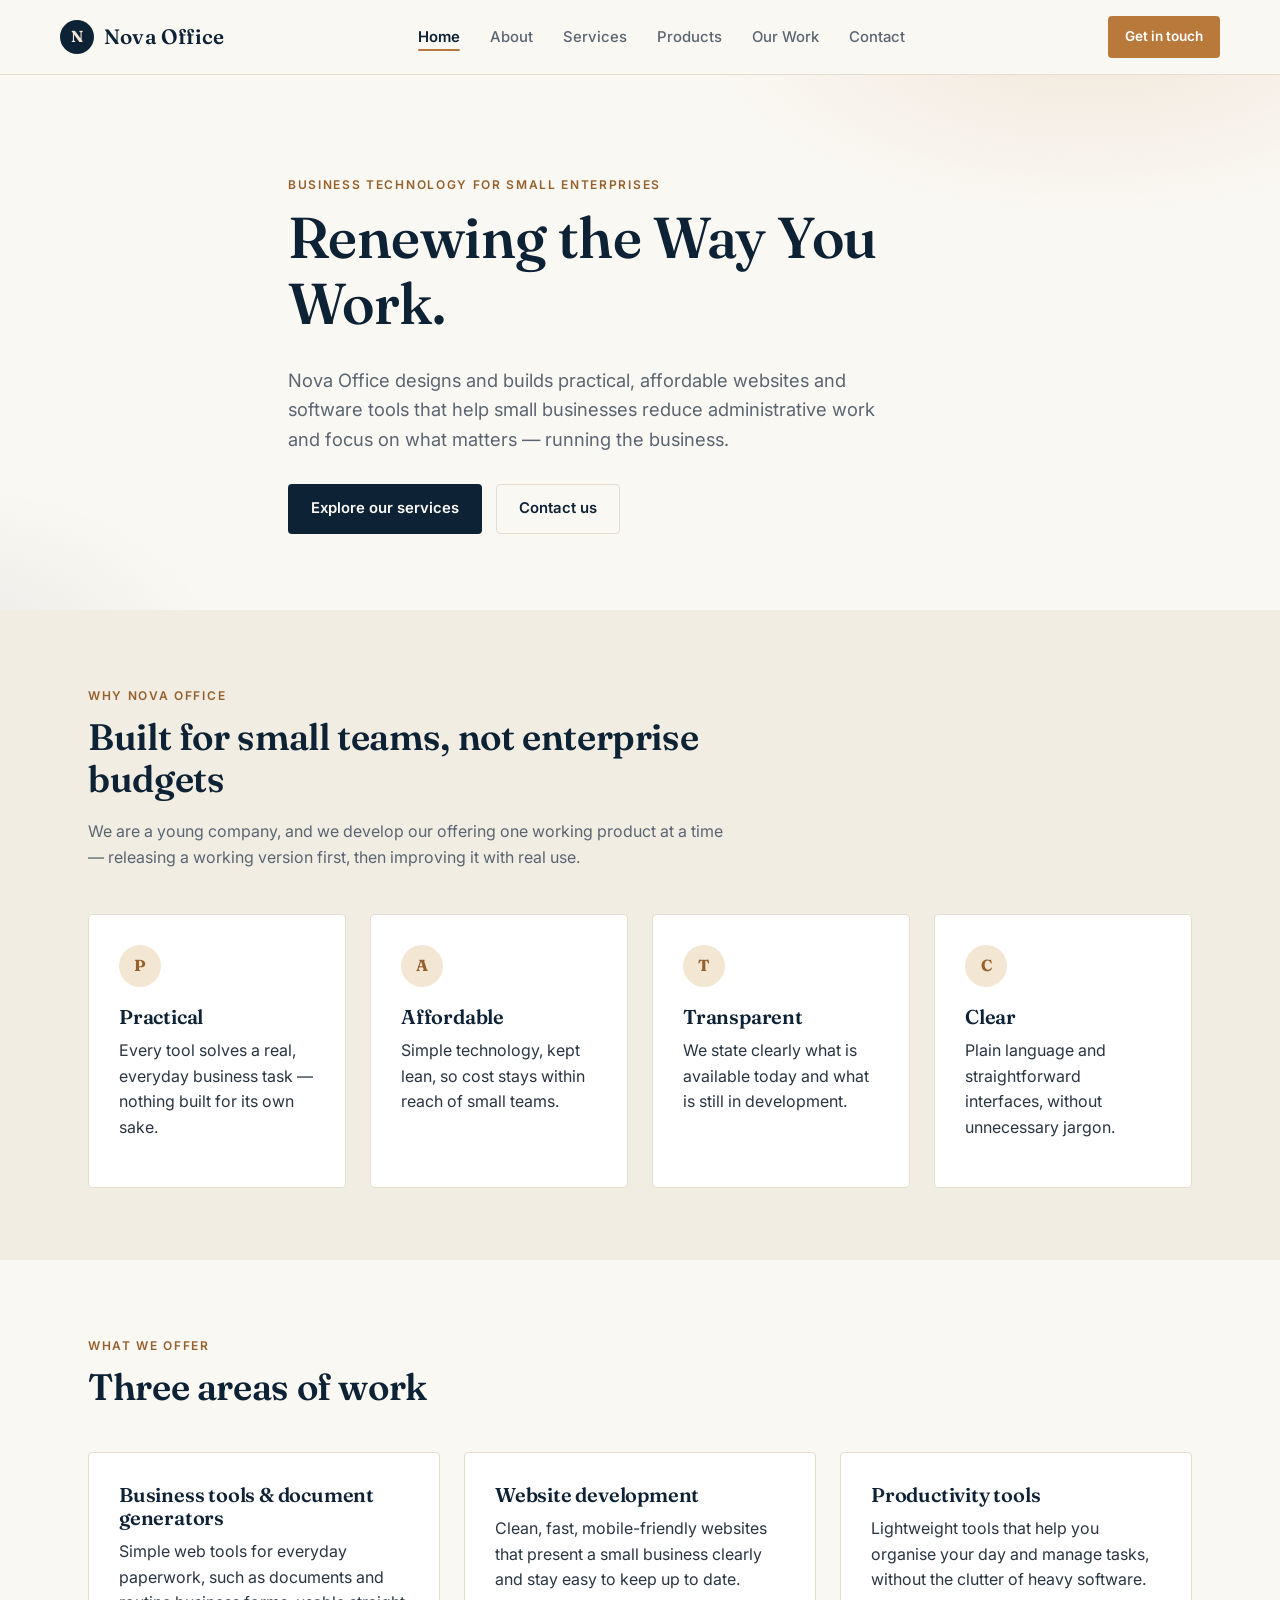
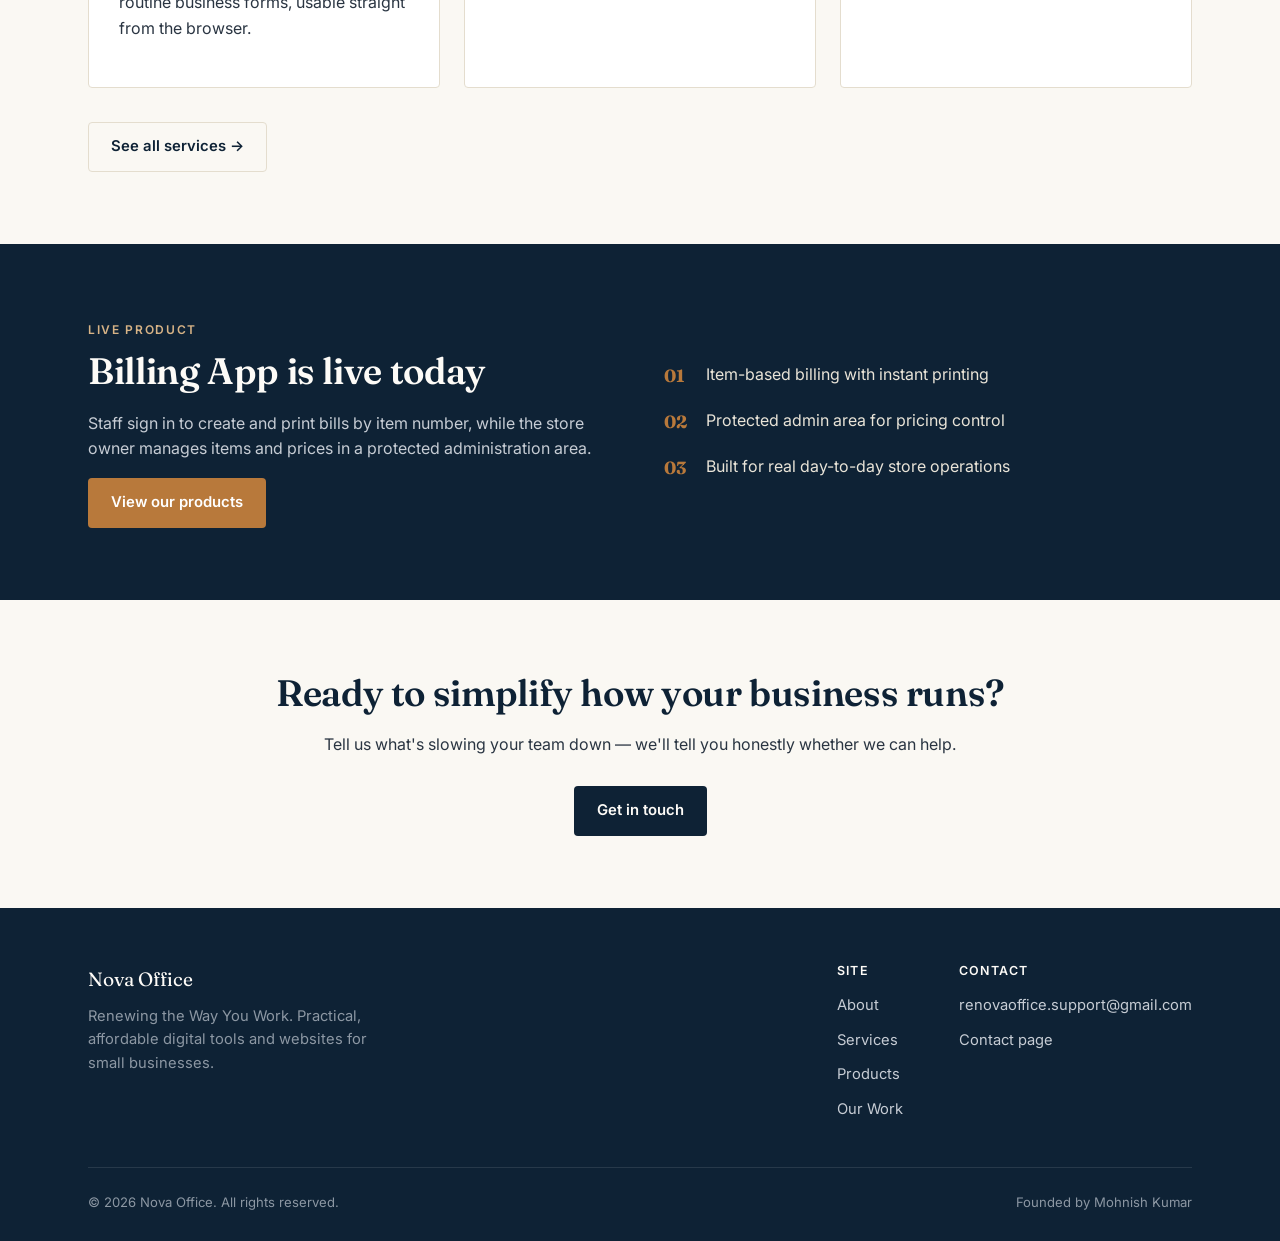
<file: index.html>
<!DOCTYPE html>
<html lang="en">
<head>
  <meta charset="UTF-8" />
  <meta name="viewport" content="width=device-width, initial-scale=1" />
  <title>Nova Office — Renewing the Way You Work</title>
  <meta name="description" content="Nova Office designs and builds practical, affordable websites and software tools that help small businesses reduce administrative work." />
  <link rel="canonical" href="https://rsmohnishkumar-design.github.io/Renova-office-/" />
  <meta name="theme-color" content="#0e2235" />

  <meta property="og:type" content="website" />
  <meta property="og:site_name" content="Nova Office" />
  <meta property="og:title" content="Nova Office — Renewing the Way You Work" />
  <meta property="og:description" content="Nova Office designs and builds practical, affordable websites and software tools that help small businesses reduce administrative work." />
  <meta property="og:url" content="https://rsmohnishkumar-design.github.io/Renova-office-/" />
  <meta name="twitter:card" content="summary" />
  <meta name="twitter:title" content="Nova Office — Renewing the Way You Work" />
  <meta name="twitter:description" content="Nova Office designs and builds practical, affordable websites and software tools that help small businesses reduce administrative work." />

  <link rel="preconnect" href="https://fonts.googleapis.com" />
  <link rel="preconnect" href="https://fonts.gstatic.com" crossorigin />
  <link href="https://fonts.googleapis.com/css2?family=Fraunces:wght@500;600;700&family=Inter:wght@400;500;600;700&display=swap" rel="stylesheet" />
  <link rel="stylesheet" href="css/styles.css" />
  <link rel="icon" href="data:image/svg+xml,%3Csvg xmlns='http://www.w3.org/2000/svg' viewBox='0 0 100 100'%3E%3Crect width='100' height='100' rx='20' fill='%230e2235'/%3E%3Ctext x='50' y='68' font-size='58' font-family='Georgia,serif' fill='%23f3e6d3' text-anchor='middle'%3EN%3C/text%3E%3C/svg%3E" />
  <script type="application/ld+json">
  {
    "@context": "https://schema.org",
    "@type": "Organization",
    "name": "Nova Office",
    "alternateName": "Renova Office",
    "url": "https://rsmohnishkumar-design.github.io/Renova-office-/",
    "description": "Nova Office designs and builds practical, affordable websites and software tools that help small businesses reduce administrative work.",
    "founder": {
      "@type": "Person",
      "name": "Mohnish Kumar"
    },
    "email": "renovaoffice.support@gmail.com"
  }
  </script>
</head>
<body>
  <a class="skip-link" href="#main">Skip to content</a>
  <header class="site-header">
    <div class="container nav">
      <a class="brand" href="index.html" aria-label="Nova Office home">
        <span class="mark">N</span>
        Nova Office
      </a>
      <nav aria-label="Primary">
        <ul class="nav-links">
          <li><a href="index.html" aria-current="page">Home</a></li>
          <li><a href="about.html">About</a></li>
          <li><a href="services.html">Services</a></li>
          <li><a href="products.html">Products</a></li>
          <li><a href="our-work.html">Our Work</a></li>
          <li><a href="contact.html">Contact</a></li>
        </ul>
      </nav>
      <div class="nav-cta">
        <a class="btn btn-accent btn-sm" href="contact.html">Get in touch</a>
      </div>
      <button class="nav-toggle" aria-label="Open menu" aria-expanded="false">
        <span></span>
      </button>
    </div>
  </header>
  <main id="main">
    <section class="hero">
      <div class="container hero-inner reveal">
        <span class="eyebrow">Business technology for small enterprises</span>
        <h1>Renewing the Way You Work.</h1>
        <p class="lede">Nova Office designs and builds practical, affordable websites and software tools that help small businesses reduce administrative work and focus on what matters&nbsp;&mdash; running the business.</p>
        <div class="hero-actions">
          <a class="btn btn-primary" href="services.html">Explore our services</a>
          <a class="btn btn-outline" href="contact.html">Contact us</a>
        </div>
      </div>
    </section>

    <section class="alt-bg">
      <div class="container">
        <div class="section-head reveal">
          <span class="eyebrow">Why Nova Office</span>
          <h2>Built for small teams, not enterprise budgets</h2>
          <p>We are a young company, and we develop our offering one working product at a time &mdash; releasing a working version first, then improving it with real use.</p>
        </div>
        <div class="grid grid-4">
          <div class="card reveal">
            <div class="icon">P</div>
            <h3>Practical</h3>
            <p>Every tool solves a real, everyday business task &mdash; nothing built for its own sake.</p>
          </div>
          <div class="card reveal">
            <div class="icon">A</div>
            <h3>Affordable</h3>
            <p>Simple technology, kept lean, so cost stays within reach of small teams.</p>
          </div>
          <div class="card reveal">
            <div class="icon">T</div>
            <h3>Transparent</h3>
            <p>We state clearly what is available today and what is still in development.</p>
          </div>
          <div class="card reveal">
            <div class="icon">C</div>
            <h3>Clear</h3>
            <p>Plain language and straightforward interfaces, without unnecessary jargon.</p>
          </div>
        </div>
      </div>
    </section>

    <section>
      <div class="container">
        <div class="section-head reveal">
          <span class="eyebrow">What we offer</span>
          <h2>Three areas of work</h2>
        </div>
        <div class="grid grid-3">
          <div class="card reveal">
            <h3>Business tools &amp; document generators</h3>
            <p>Simple web tools for everyday paperwork, such as documents and routine business forms, usable straight from the browser.</p>
          </div>
          <div class="card reveal">
            <h3>Website development</h3>
            <p>Clean, fast, mobile-friendly websites that present a small business clearly and stay easy to keep up to date.</p>
          </div>
          <div class="card reveal">
            <h3>Productivity tools</h3>
            <p>Lightweight tools that help you organise your day and manage tasks, without the clutter of heavy software.</p>
          </div>
        </div>
        <div class="reveal" style="margin-top: 34px;">
          <a class="btn btn-outline" href="services.html">See all services &rarr;</a>
        </div>
      </div>
    </section>

    <section class="ink-bg">
      <div class="container">
        <div class="grid grid-2" style="align-items: center; gap: 48px;">
          <div class="reveal">
            <span class="eyebrow" style="color:#d7b386;">Live product</span>
            <h2>Billing App is live today</h2>
            <p>Staff sign in to create and print bills by item number, while the store owner manages items and prices in a protected administration area.</p>
            <a class="btn btn-accent" href="products.html">View our products</a>
          </div>
          <div class="reveal">
            <ul class="value-list">
              <li><span class="num">01</span><span>Item-based billing with instant printing</span></li>
              <li><span class="num">02</span><span>Protected admin area for pricing control</span></li>
              <li><span class="num">03</span><span>Built for real day-to-day store operations</span></li>
            </ul>
          </div>
        </div>
      </div>
    </section>

    <section>
      <div class="container reveal" style="text-align:center;">
        <h2>Ready to simplify how your business runs?</h2>
        <p class="lede" style="margin: 0 auto 28px;">Tell us what's slowing your team down &mdash; we'll tell you honestly whether we can help.</p>
        <a class="btn btn-primary" href="contact.html">Get in touch</a>
      </div>
    </section>

  </main>
  <footer class="site-footer">
    <div class="container">
      <div class="footer-top">
        <div>
          <div class="footer-brand">Nova Office</div>
          <p class="footer-tag">Renewing the Way You Work. Practical, affordable digital tools and websites for small businesses.</p>
        </div>
        <div class="footer-cols">
          <div class="footer-col">
            <h4>Site</h4>
            <ul>
              <li><a href="about.html">About</a></li>
              <li><a href="services.html">Services</a></li>
              <li><a href="products.html">Products</a></li>
              <li><a href="our-work.html">Our Work</a></li>
            </ul>
          </div>
          <div class="footer-col">
            <h4>Contact</h4>
            <ul>
              <li><a href="mailto:renovaoffice.support@gmail.com">renovaoffice.support@gmail.com</a></li>
              <li><a href="contact.html">Contact page</a></li>
            </ul>
          </div>
        </div>
      </div>
      <div class="footer-bottom">
        <span>&copy; <span id="year">2026</span> Nova Office. All rights reserved.</span>
        <span>Founded by Mohnish Kumar</span>
      </div>
    </div>
  </footer>
  <script src="js/main.js"></script>
</body>
</html>
</file>
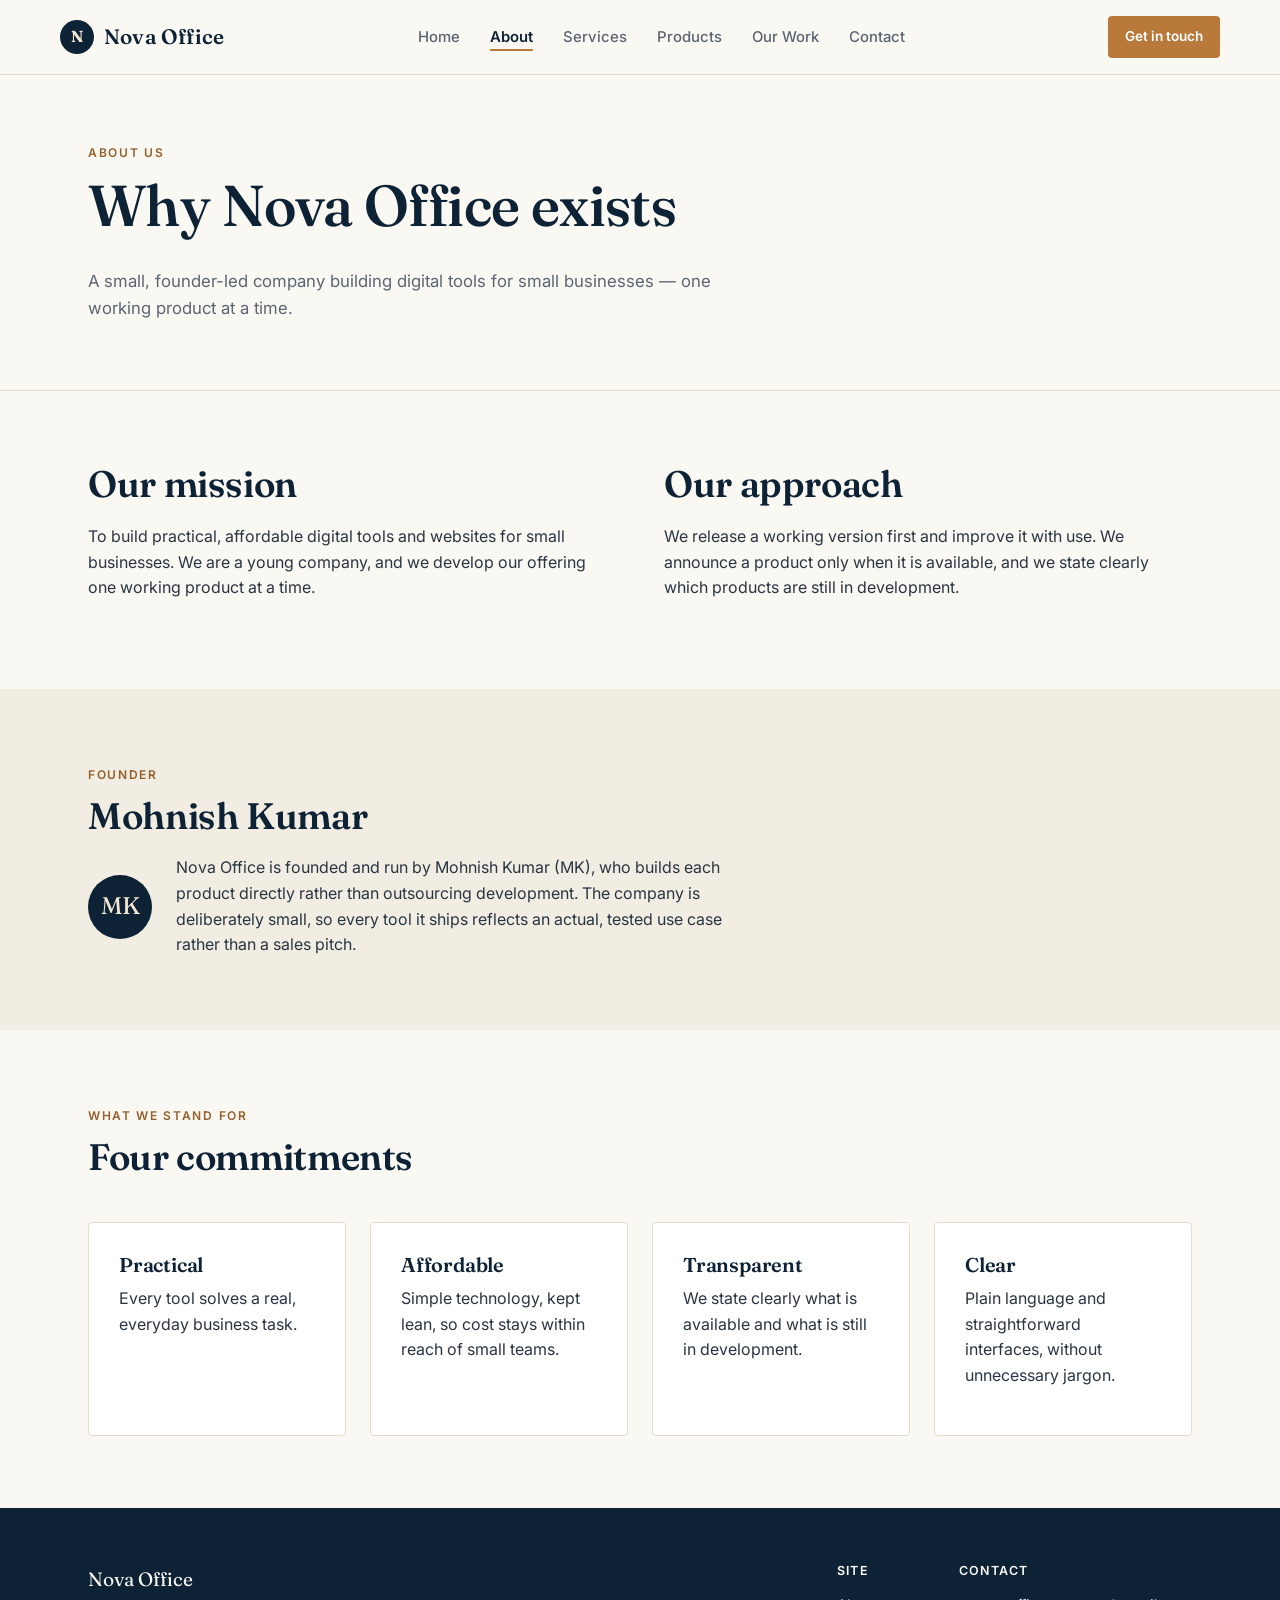
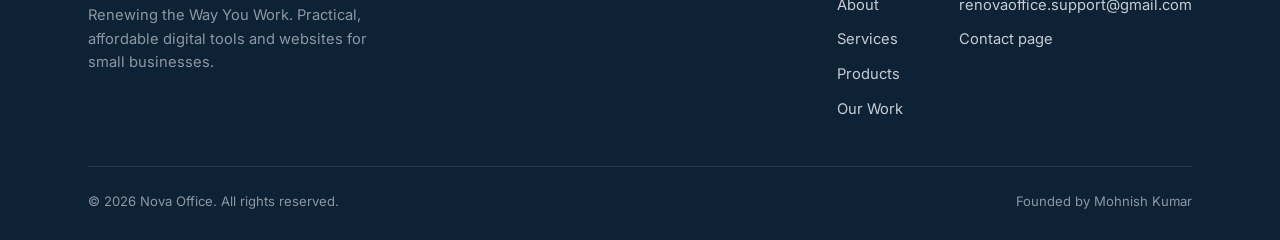
<file: about.html>
<!DOCTYPE html>
<html lang="en">
<head>
  <meta charset="UTF-8" />
  <meta name="viewport" content="width=device-width, initial-scale=1" />
  <title>About Us — Nova Office</title>
  <meta name="description" content="Nova Office is a small, founder-led company building practical, affordable digital tools for small businesses. Learn about our mission and founder Mohnish Kumar." />
  <link rel="canonical" href="https://rsmohnishkumar-design.github.io/Renova-office-/about.html" />
  <meta name="theme-color" content="#0e2235" />

  <meta property="og:type" content="website" />
  <meta property="og:site_name" content="Nova Office" />
  <meta property="og:title" content="About Us — Nova Office" />
  <meta property="og:description" content="Nova Office is a small, founder-led company building practical, affordable digital tools for small businesses. Learn about our mission and founder Mohnish Kumar." />
  <meta property="og:url" content="https://rsmohnishkumar-design.github.io/Renova-office-/about.html" />
  <meta name="twitter:card" content="summary" />
  <meta name="twitter:title" content="About Us — Nova Office" />
  <meta name="twitter:description" content="Nova Office is a small, founder-led company building practical, affordable digital tools for small businesses. Learn about our mission and founder Mohnish Kumar." />

  <link rel="preconnect" href="https://fonts.googleapis.com" />
  <link rel="preconnect" href="https://fonts.gstatic.com" crossorigin />
  <link href="https://fonts.googleapis.com/css2?family=Fraunces:wght@500;600;700&family=Inter:wght@400;500;600;700&display=swap" rel="stylesheet" />
  <link rel="stylesheet" href="css/styles.css" />
  <link rel="icon" href="data:image/svg+xml,%3Csvg xmlns='http://www.w3.org/2000/svg' viewBox='0 0 100 100'%3E%3Crect width='100' height='100' rx='20' fill='%230e2235'/%3E%3Ctext x='50' y='68' font-size='58' font-family='Georgia,serif' fill='%23f3e6d3' text-anchor='middle'%3EN%3C/text%3E%3C/svg%3E" />
  <script type="application/ld+json">
  {
    "@context": "https://schema.org",
    "@type": "Organization",
    "name": "Nova Office",
    "alternateName": "Renova Office",
    "url": "https://rsmohnishkumar-design.github.io/Renova-office-/",
    "description": "Nova Office designs and builds practical, affordable websites and software tools that help small businesses reduce administrative work.",
    "founder": {
      "@type": "Person",
      "name": "Mohnish Kumar"
    },
    "email": "renovaoffice.support@gmail.com"
  }
  </script>
</head>
<body>
  <a class="skip-link" href="#main">Skip to content</a>
  <header class="site-header">
    <div class="container nav">
      <a class="brand" href="index.html" aria-label="Nova Office home">
        <span class="mark">N</span>
        Nova Office
      </a>
      <nav aria-label="Primary">
        <ul class="nav-links">
          <li><a href="index.html">Home</a></li>
          <li><a href="about.html" aria-current="page">About</a></li>
          <li><a href="services.html">Services</a></li>
          <li><a href="products.html">Products</a></li>
          <li><a href="our-work.html">Our Work</a></li>
          <li><a href="contact.html">Contact</a></li>
        </ul>
      </nav>
      <div class="nav-cta">
        <a class="btn btn-accent btn-sm" href="contact.html">Get in touch</a>
      </div>
      <button class="nav-toggle" aria-label="Open menu" aria-expanded="false">
        <span></span>
      </button>
    </div>
  </header>
  <main id="main">
    <section class="page-hero">
      <div class="container reveal">
        <span class="eyebrow">About us</span>
        <h1>Why Nova Office exists</h1>
        <p class="lede">A small, founder-led company building digital tools for small businesses &mdash; one working product at a time.</p>
      </div>
    </section>

    <section>
      <div class="container">
        <div class="grid grid-2" style="gap: 48px;">
          <div class="reveal">
            <h2>Our mission</h2>
            <p>To build practical, affordable digital tools and websites for small businesses. We are a young company, and we develop our offering one working product at a time.</p>
          </div>
          <div class="reveal">
            <h2>Our approach</h2>
            <p>We release a working version first and improve it with use. We announce a product only when it is available, and we state clearly which products are still in development.</p>
          </div>
        </div>
      </div>
    </section>

    <section class="alt-bg">
      <div class="container reveal">
        <span class="eyebrow">Founder</span>
        <h2>Mohnish Kumar</h2>
        <div class="founder-row">
          <div class="founder-initial">MK</div>
          <p style="margin:0; max-width:560px;">Nova Office is founded and run by Mohnish Kumar (MK), who builds each product directly rather than outsourcing development. The company is deliberately small, so every tool it ships reflects an actual, tested use case rather than a sales pitch.</p>
        </div>
      </div>
    </section>

    <section>
      <div class="container">
        <div class="section-head reveal">
          <span class="eyebrow">What we stand for</span>
          <h2>Four commitments</h2>
        </div>
        <div class="grid grid-4">
          <div class="card reveal"><h3>Practical</h3><p>Every tool solves a real, everyday business task.</p></div>
          <div class="card reveal"><h3>Affordable</h3><p>Simple technology, kept lean, so cost stays within reach of small teams.</p></div>
          <div class="card reveal"><h3>Transparent</h3><p>We state clearly what is available and what is still in development.</p></div>
          <div class="card reveal"><h3>Clear</h3><p>Plain language and straightforward interfaces, without unnecessary jargon.</p></div>
        </div>
      </div>
    </section>

  </main>
  <footer class="site-footer">
    <div class="container">
      <div class="footer-top">
        <div>
          <div class="footer-brand">Nova Office</div>
          <p class="footer-tag">Renewing the Way You Work. Practical, affordable digital tools and websites for small businesses.</p>
        </div>
        <div class="footer-cols">
          <div class="footer-col">
            <h4>Site</h4>
            <ul>
              <li><a href="about.html">About</a></li>
              <li><a href="services.html">Services</a></li>
              <li><a href="products.html">Products</a></li>
              <li><a href="our-work.html">Our Work</a></li>
            </ul>
          </div>
          <div class="footer-col">
            <h4>Contact</h4>
            <ul>
              <li><a href="mailto:renovaoffice.support@gmail.com">renovaoffice.support@gmail.com</a></li>
              <li><a href="contact.html">Contact page</a></li>
            </ul>
          </div>
        </div>
      </div>
      <div class="footer-bottom">
        <span>&copy; <span id="year">2026</span> Nova Office. All rights reserved.</span>
        <span>Founded by Mohnish Kumar</span>
      </div>
    </div>
  </footer>
  <script src="js/main.js"></script>
</body>
</html>
</file>
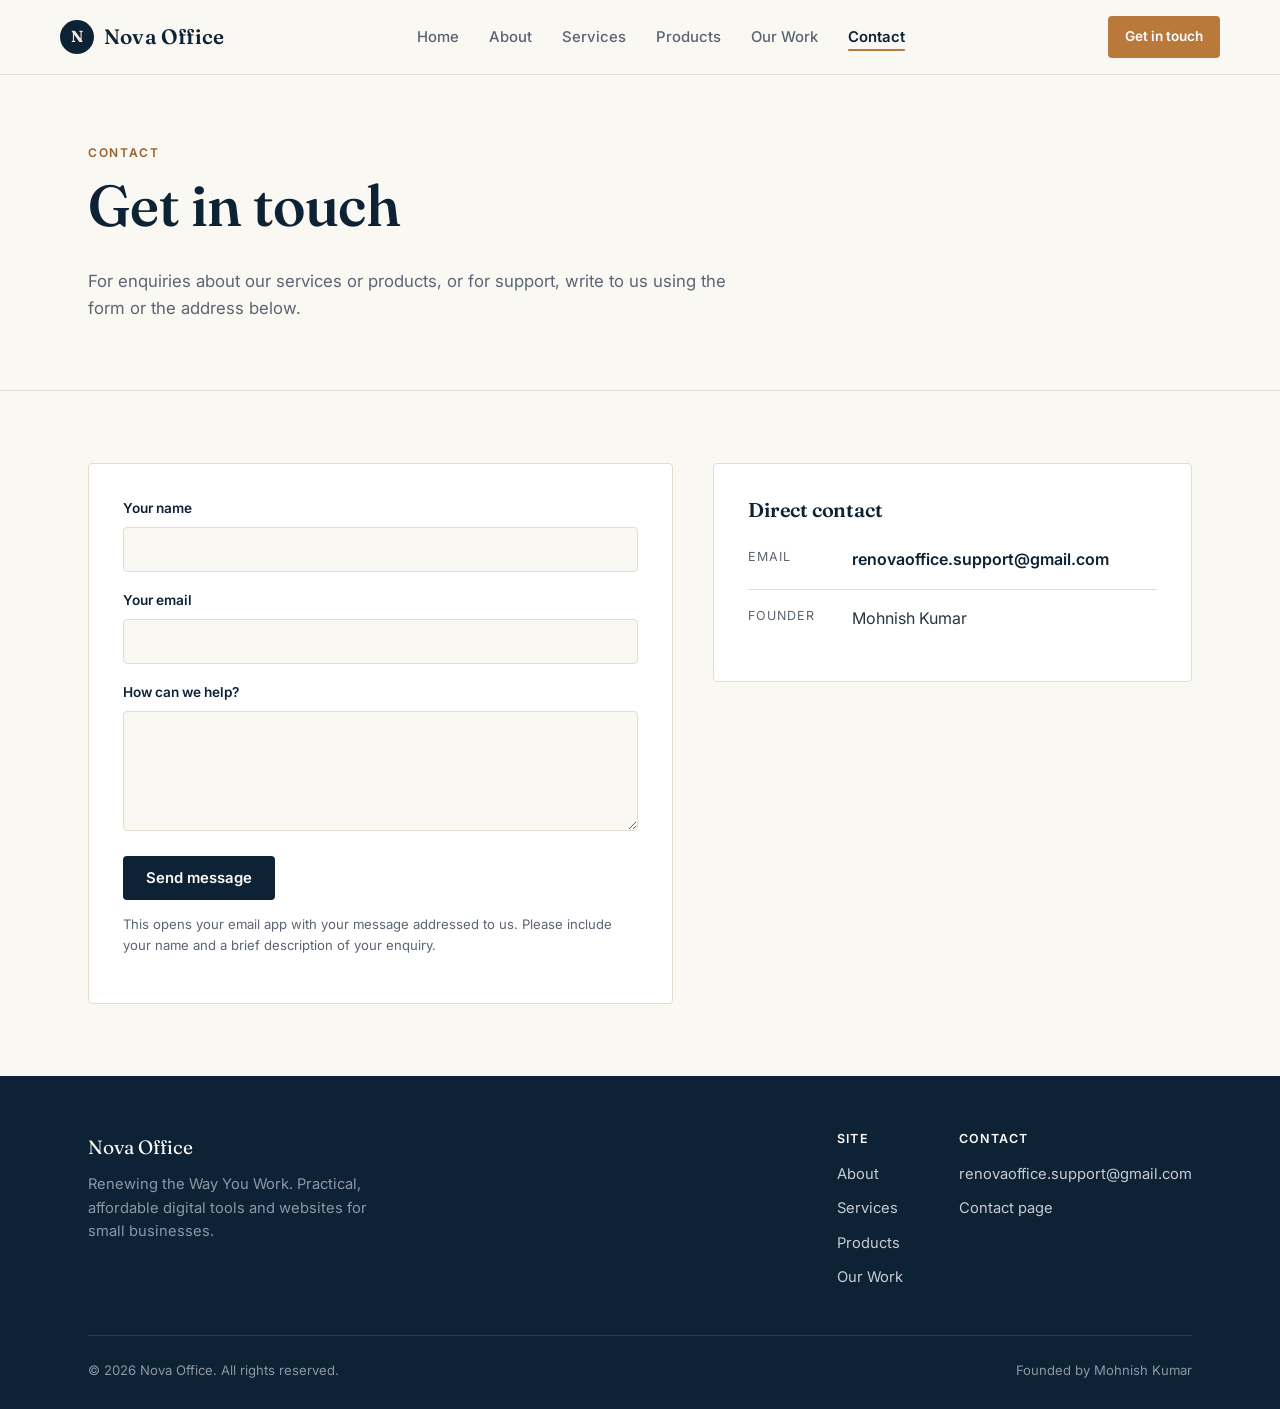
<file: contact.html>
<!DOCTYPE html>
<html lang="en">
<head>
  <meta charset="UTF-8" />
  <meta name="viewport" content="width=device-width, initial-scale=1" />
  <title>Contact Us — Nova Office</title>
  <meta name="description" content="Contact Nova Office for enquiries about our services or products, or for support. Email renovaoffice.support@gmail.com." />
  <link rel="canonical" href="https://rsmohnishkumar-design.github.io/Renova-office-/contact.html" />
  <meta name="theme-color" content="#0e2235" />

  <meta property="og:type" content="website" />
  <meta property="og:site_name" content="Nova Office" />
  <meta property="og:title" content="Contact Us — Nova Office" />
  <meta property="og:description" content="Contact Nova Office for enquiries about our services or products, or for support. Email renovaoffice.support@gmail.com." />
  <meta property="og:url" content="https://rsmohnishkumar-design.github.io/Renova-office-/contact.html" />
  <meta name="twitter:card" content="summary" />
  <meta name="twitter:title" content="Contact Us — Nova Office" />
  <meta name="twitter:description" content="Contact Nova Office for enquiries about our services or products, or for support. Email renovaoffice.support@gmail.com." />

  <link rel="preconnect" href="https://fonts.googleapis.com" />
  <link rel="preconnect" href="https://fonts.gstatic.com" crossorigin />
  <link href="https://fonts.googleapis.com/css2?family=Fraunces:wght@500;600;700&family=Inter:wght@400;500;600;700&display=swap" rel="stylesheet" />
  <link rel="stylesheet" href="css/styles.css" />
  <link rel="icon" href="data:image/svg+xml,%3Csvg xmlns='http://www.w3.org/2000/svg' viewBox='0 0 100 100'%3E%3Crect width='100' height='100' rx='20' fill='%230e2235'/%3E%3Ctext x='50' y='68' font-size='58' font-family='Georgia,serif' fill='%23f3e6d3' text-anchor='middle'%3EN%3C/text%3E%3C/svg%3E" />
  <script type="application/ld+json">
  {
    "@context": "https://schema.org",
    "@type": "Organization",
    "name": "Nova Office",
    "alternateName": "Renova Office",
    "url": "https://rsmohnishkumar-design.github.io/Renova-office-/",
    "description": "Nova Office designs and builds practical, affordable websites and software tools that help small businesses reduce administrative work.",
    "founder": {
      "@type": "Person",
      "name": "Mohnish Kumar"
    },
    "email": "renovaoffice.support@gmail.com"
  }
  </script>
</head>
<body>
  <a class="skip-link" href="#main">Skip to content</a>
  <header class="site-header">
    <div class="container nav">
      <a class="brand" href="index.html" aria-label="Nova Office home">
        <span class="mark">N</span>
        Nova Office
      </a>
      <nav aria-label="Primary">
        <ul class="nav-links">
          <li><a href="index.html">Home</a></li>
          <li><a href="about.html">About</a></li>
          <li><a href="services.html">Services</a></li>
          <li><a href="products.html">Products</a></li>
          <li><a href="our-work.html">Our Work</a></li>
          <li><a href="contact.html" aria-current="page">Contact</a></li>
        </ul>
      </nav>
      <div class="nav-cta">
        <a class="btn btn-accent btn-sm" href="contact.html">Get in touch</a>
      </div>
      <button class="nav-toggle" aria-label="Open menu" aria-expanded="false">
        <span></span>
      </button>
    </div>
  </header>
  <main id="main">
    <section class="page-hero">
      <div class="container reveal">
        <span class="eyebrow">Contact</span>
        <h1>Get in touch</h1>
        <p class="lede">For enquiries about our services or products, or for support, write to us using the form or the address below.</p>
      </div>
    </section>

    <section>
      <div class="container">
        <div class="contact-grid">
          <form class="contact-card reveal" action="mailto:renovaoffice.support@gmail.com" method="post" enctype="text/plain">
            <div class="field">
              <label for="name">Your name</label>
              <input id="name" name="name" type="text" required autocomplete="name" />
            </div>
            <div class="field">
              <label for="email">Your email</label>
              <input id="email" name="email" type="email" required autocomplete="email" />
            </div>
            <div class="field">
              <label for="message">How can we help?</label>
              <textarea id="message" name="message" required></textarea>
            </div>
            <button class="btn btn-primary" type="submit">Send message</button>
            <p class="contact-note">This opens your email app with your message addressed to us. Please include your name and a brief description of your enquiry.</p>
          </form>

          <div class="reveal">
            <div class="contact-card">
              <h3>Direct contact</h3>
              <div class="info-row">
                <span class="label">Email</span>
                <a href="mailto:renovaoffice.support@gmail.com">renovaoffice.support@gmail.com</a>
              </div>
              <div class="info-row">
                <span class="label">Founder</span>
                <span>Mohnish Kumar</span>
              </div>
            </div>
          </div>
        </div>
      </div>
    </section>

  </main>
  <footer class="site-footer">
    <div class="container">
      <div class="footer-top">
        <div>
          <div class="footer-brand">Nova Office</div>
          <p class="footer-tag">Renewing the Way You Work. Practical, affordable digital tools and websites for small businesses.</p>
        </div>
        <div class="footer-cols">
          <div class="footer-col">
            <h4>Site</h4>
            <ul>
              <li><a href="about.html">About</a></li>
              <li><a href="services.html">Services</a></li>
              <li><a href="products.html">Products</a></li>
              <li><a href="our-work.html">Our Work</a></li>
            </ul>
          </div>
          <div class="footer-col">
            <h4>Contact</h4>
            <ul>
              <li><a href="mailto:renovaoffice.support@gmail.com">renovaoffice.support@gmail.com</a></li>
              <li><a href="contact.html">Contact page</a></li>
            </ul>
          </div>
        </div>
      </div>
      <div class="footer-bottom">
        <span>&copy; <span id="year">2026</span> Nova Office. All rights reserved.</span>
        <span>Founded by Mohnish Kumar</span>
      </div>
    </div>
  </footer>
  <script src="js/main.js"></script>
</body>
</html>
</file>
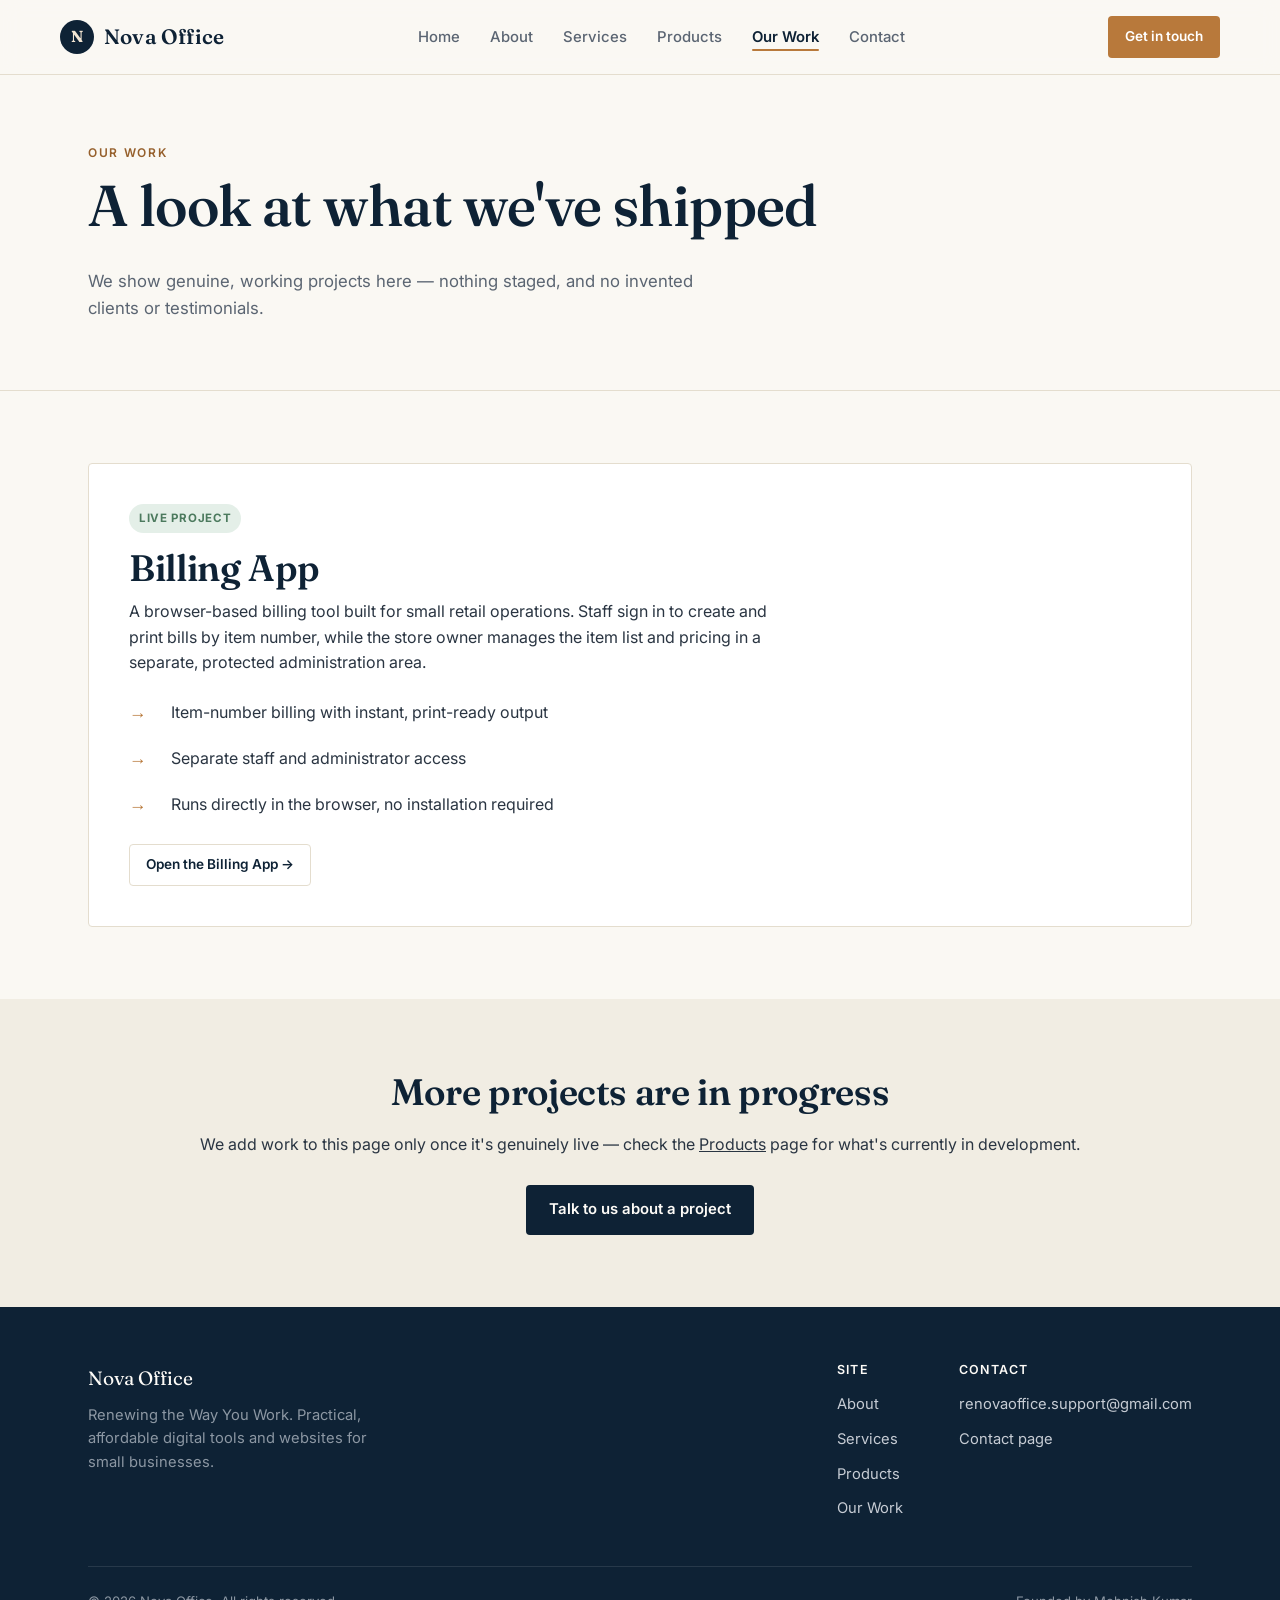
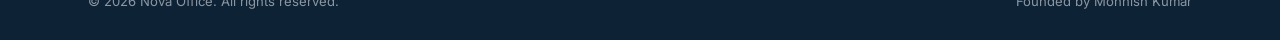
<file: our-work.html>
<!DOCTYPE html>
<html lang="en">
<head>
  <meta charset="UTF-8" />
  <meta name="viewport" content="width=device-width, initial-scale=1" />
  <title>Our Work — Nova Office</title>
  <meta name="description" content="A look at Nova Office's genuine, live projects, including the Billing App built for small retail operations." />
  <link rel="canonical" href="https://rsmohnishkumar-design.github.io/Renova-office-/our-work.html" />
  <meta name="theme-color" content="#0e2235" />

  <meta property="og:type" content="website" />
  <meta property="og:site_name" content="Nova Office" />
  <meta property="og:title" content="Our Work — Nova Office" />
  <meta property="og:description" content="A look at Nova Office's genuine, live projects, including the Billing App built for small retail operations." />
  <meta property="og:url" content="https://rsmohnishkumar-design.github.io/Renova-office-/our-work.html" />
  <meta name="twitter:card" content="summary" />
  <meta name="twitter:title" content="Our Work — Nova Office" />
  <meta name="twitter:description" content="A look at Nova Office's genuine, live projects, including the Billing App built for small retail operations." />

  <link rel="preconnect" href="https://fonts.googleapis.com" />
  <link rel="preconnect" href="https://fonts.gstatic.com" crossorigin />
  <link href="https://fonts.googleapis.com/css2?family=Fraunces:wght@500;600;700&family=Inter:wght@400;500;600;700&display=swap" rel="stylesheet" />
  <link rel="stylesheet" href="css/styles.css" />
  <link rel="icon" href="data:image/svg+xml,%3Csvg xmlns='http://www.w3.org/2000/svg' viewBox='0 0 100 100'%3E%3Crect width='100' height='100' rx='20' fill='%230e2235'/%3E%3Ctext x='50' y='68' font-size='58' font-family='Georgia,serif' fill='%23f3e6d3' text-anchor='middle'%3EN%3C/text%3E%3C/svg%3E" />
  <script type="application/ld+json">
  {
    "@context": "https://schema.org",
    "@type": "Organization",
    "name": "Nova Office",
    "alternateName": "Renova Office",
    "url": "https://rsmohnishkumar-design.github.io/Renova-office-/",
    "description": "Nova Office designs and builds practical, affordable websites and software tools that help small businesses reduce administrative work.",
    "founder": {
      "@type": "Person",
      "name": "Mohnish Kumar"
    },
    "email": "renovaoffice.support@gmail.com"
  }
  </script>
</head>
<body>
  <a class="skip-link" href="#main">Skip to content</a>
  <header class="site-header">
    <div class="container nav">
      <a class="brand" href="index.html" aria-label="Nova Office home">
        <span class="mark">N</span>
        Nova Office
      </a>
      <nav aria-label="Primary">
        <ul class="nav-links">
          <li><a href="index.html">Home</a></li>
          <li><a href="about.html">About</a></li>
          <li><a href="services.html">Services</a></li>
          <li><a href="products.html">Products</a></li>
          <li><a href="our-work.html" aria-current="page">Our Work</a></li>
          <li><a href="contact.html">Contact</a></li>
        </ul>
      </nav>
      <div class="nav-cta">
        <a class="btn btn-accent btn-sm" href="contact.html">Get in touch</a>
      </div>
      <button class="nav-toggle" aria-label="Open menu" aria-expanded="false">
        <span></span>
      </button>
    </div>
  </header>
  <main id="main">
    <section class="page-hero">
      <div class="container reveal">
        <span class="eyebrow">Our work</span>
        <h1>A look at what we've shipped</h1>
        <p class="lede">We show genuine, working projects here &mdash; nothing staged, and no invented clients or testimonials.</p>
      </div>
    </section>

    <section>
      <div class="container">
        <div class="card reveal" style="padding: 40px;">
          <span class="badge badge-live">Live project</span>
          <h2 style="margin-bottom: 10px;">Billing App</h2>
          <p style="max-width: 640px;">A browser-based billing tool built for small retail operations. Staff sign in to create and print bills by item number, while the store owner manages the item list and pricing in a separate, protected administration area.</p>
          <ul class="value-list" style="margin: 24px 0;">
            <li><span class="num">&rarr;</span><span>Item-number billing with instant, print-ready output</span></li>
            <li><span class="num">&rarr;</span><span>Separate staff and administrator access</span></li>
            <li><span class="num">&rarr;</span><span>Runs directly in the browser, no installation required</span></li>
          </ul>
          <a class="btn btn-outline btn-sm" href="tools/billing/index.html">Open the Billing App &rarr;</a>
        </div>
      </div>
    </section>

    <section class="alt-bg">
      <div class="container reveal" style="text-align:center;">
        <h2>More projects are in progress</h2>
        <p class="lede" style="margin:0 auto 28px;">We add work to this page only once it's genuinely live &mdash; check the <a href="products.html">Products</a> page for what's currently in development.</p>
        <a class="btn btn-primary" href="contact.html">Talk to us about a project</a>
      </div>
    </section>

  </main>
  <footer class="site-footer">
    <div class="container">
      <div class="footer-top">
        <div>
          <div class="footer-brand">Nova Office</div>
          <p class="footer-tag">Renewing the Way You Work. Practical, affordable digital tools and websites for small businesses.</p>
        </div>
        <div class="footer-cols">
          <div class="footer-col">
            <h4>Site</h4>
            <ul>
              <li><a href="about.html">About</a></li>
              <li><a href="services.html">Services</a></li>
              <li><a href="products.html">Products</a></li>
              <li><a href="our-work.html">Our Work</a></li>
            </ul>
          </div>
          <div class="footer-col">
            <h4>Contact</h4>
            <ul>
              <li><a href="mailto:renovaoffice.support@gmail.com">renovaoffice.support@gmail.com</a></li>
              <li><a href="contact.html">Contact page</a></li>
            </ul>
          </div>
        </div>
      </div>
      <div class="footer-bottom">
        <span>&copy; <span id="year">2026</span> Nova Office. All rights reserved.</span>
        <span>Founded by Mohnish Kumar</span>
      </div>
    </div>
  </footer>
  <script src="js/main.js"></script>
</body>
</html>
</file>
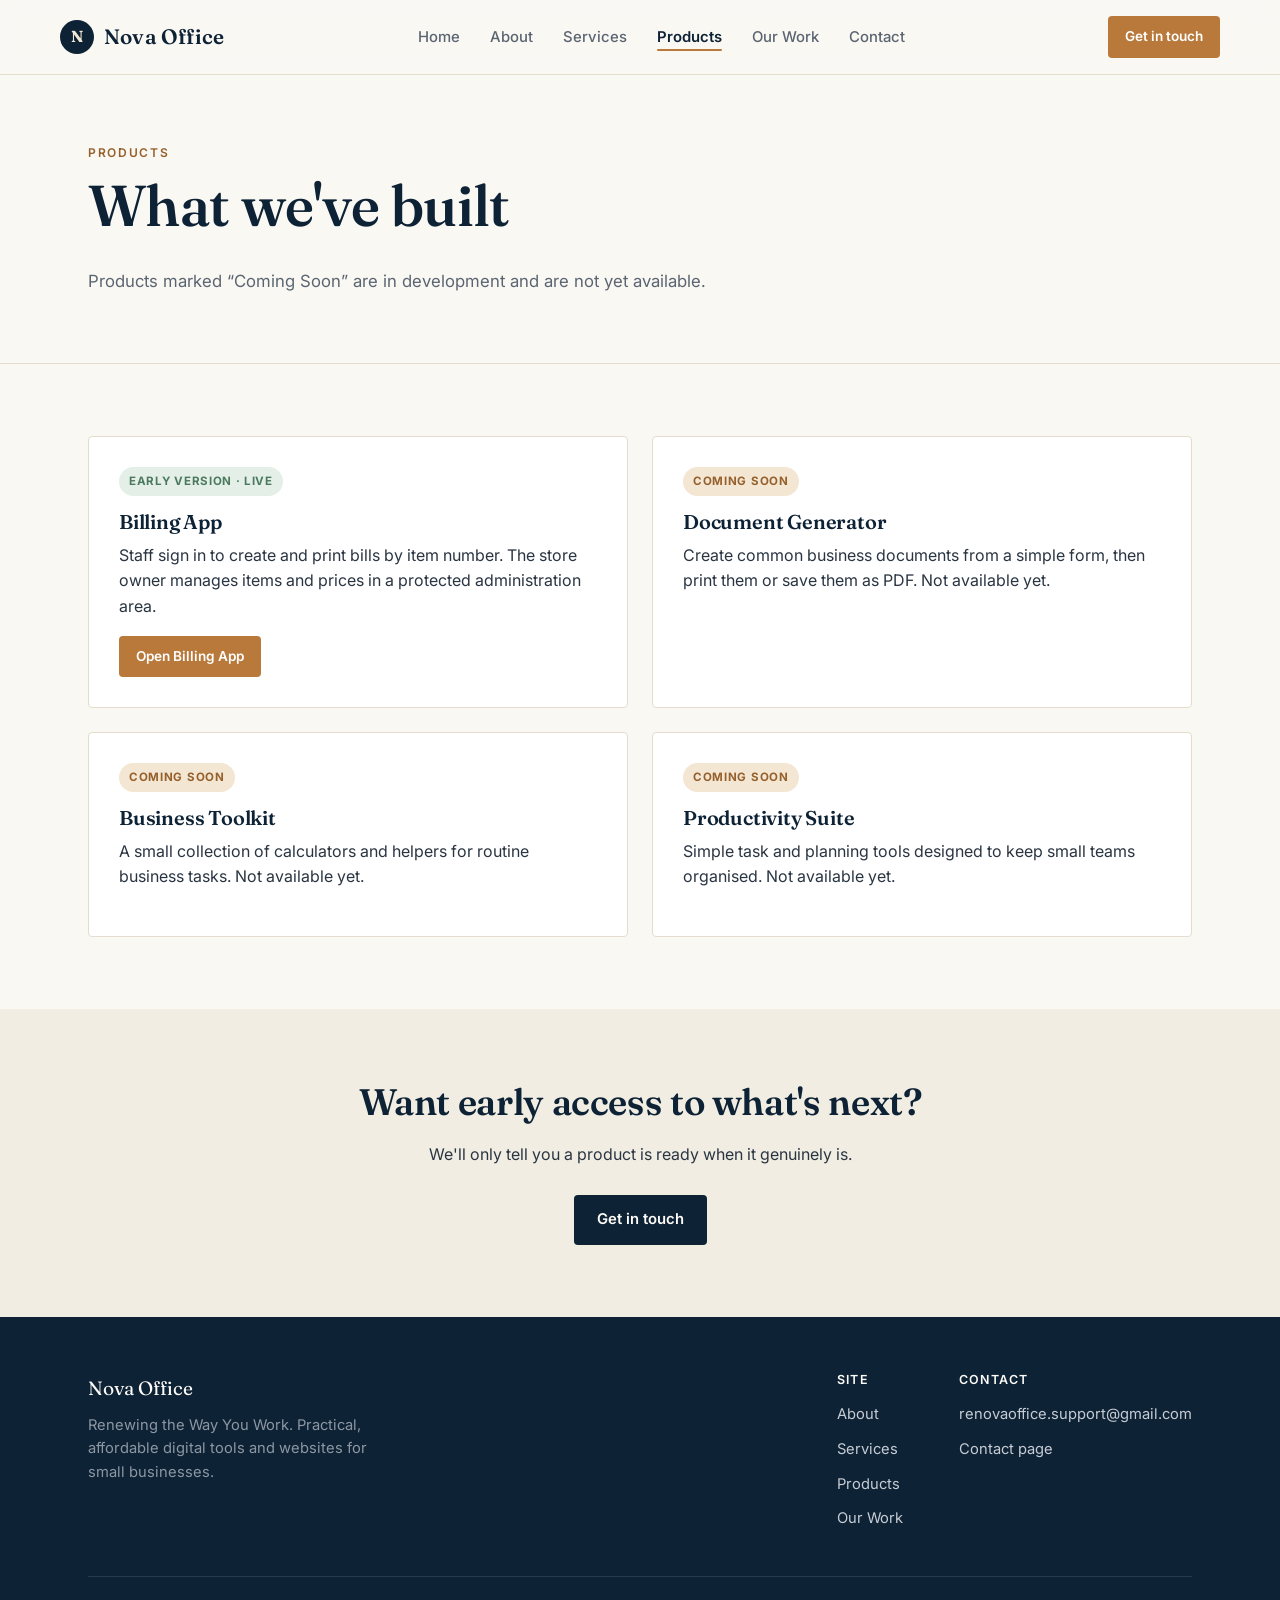
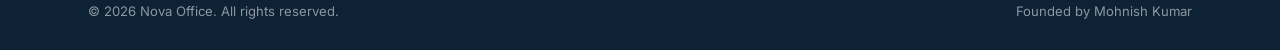
<file: products.html>
<!DOCTYPE html>
<html lang="en">
<head>
  <meta charset="UTF-8" />
  <meta name="viewport" content="width=device-width, initial-scale=1" />
  <title>Products — Nova Office</title>
  <meta name="description" content="See Nova Office's products, including the live Billing App. Products marked Coming Soon are still in development." />
  <link rel="canonical" href="https://rsmohnishkumar-design.github.io/Renova-office-/products.html" />
  <meta name="theme-color" content="#0e2235" />

  <meta property="og:type" content="website" />
  <meta property="og:site_name" content="Nova Office" />
  <meta property="og:title" content="Products — Nova Office" />
  <meta property="og:description" content="See Nova Office's products, including the live Billing App. Products marked Coming Soon are still in development." />
  <meta property="og:url" content="https://rsmohnishkumar-design.github.io/Renova-office-/products.html" />
  <meta name="twitter:card" content="summary" />
  <meta name="twitter:title" content="Products — Nova Office" />
  <meta name="twitter:description" content="See Nova Office's products, including the live Billing App. Products marked Coming Soon are still in development." />

  <link rel="preconnect" href="https://fonts.googleapis.com" />
  <link rel="preconnect" href="https://fonts.gstatic.com" crossorigin />
  <link href="https://fonts.googleapis.com/css2?family=Fraunces:wght@500;600;700&family=Inter:wght@400;500;600;700&display=swap" rel="stylesheet" />
  <link rel="stylesheet" href="css/styles.css" />
  <link rel="icon" href="data:image/svg+xml,%3Csvg xmlns='http://www.w3.org/2000/svg' viewBox='0 0 100 100'%3E%3Crect width='100' height='100' rx='20' fill='%230e2235'/%3E%3Ctext x='50' y='68' font-size='58' font-family='Georgia,serif' fill='%23f3e6d3' text-anchor='middle'%3EN%3C/text%3E%3C/svg%3E" />
  <script type="application/ld+json">
  {
    "@context": "https://schema.org",
    "@type": "Organization",
    "name": "Nova Office",
    "alternateName": "Renova Office",
    "url": "https://rsmohnishkumar-design.github.io/Renova-office-/",
    "description": "Nova Office designs and builds practical, affordable websites and software tools that help small businesses reduce administrative work.",
    "founder": {
      "@type": "Person",
      "name": "Mohnish Kumar"
    },
    "email": "renovaoffice.support@gmail.com"
  }
  </script>
</head>
<body>
  <a class="skip-link" href="#main">Skip to content</a>
  <header class="site-header">
    <div class="container nav">
      <a class="brand" href="index.html" aria-label="Nova Office home">
        <span class="mark">N</span>
        Nova Office
      </a>
      <nav aria-label="Primary">
        <ul class="nav-links">
          <li><a href="index.html">Home</a></li>
          <li><a href="about.html">About</a></li>
          <li><a href="services.html">Services</a></li>
          <li><a href="products.html" aria-current="page">Products</a></li>
          <li><a href="our-work.html">Our Work</a></li>
          <li><a href="contact.html">Contact</a></li>
        </ul>
      </nav>
      <div class="nav-cta">
        <a class="btn btn-accent btn-sm" href="contact.html">Get in touch</a>
      </div>
      <button class="nav-toggle" aria-label="Open menu" aria-expanded="false">
        <span></span>
      </button>
    </div>
  </header>
  <main id="main">
    <section class="page-hero">
      <div class="container reveal">
        <span class="eyebrow">Products</span>
        <h1>What we've built</h1>
        <p class="lede">Products marked &ldquo;Coming Soon&rdquo; are in development and are not yet available.</p>
      </div>
    </section>

    <section>
      <div class="container">
        <div class="grid grid-2">
          <div class="card reveal">
            <span class="badge badge-live">Early version &middot; live</span>
            <h3>Billing App</h3>
            <p>Staff sign in to create and print bills by item number. The store owner manages items and prices in a protected administration area.</p>
            <a class="btn btn-accent btn-sm" href="tools/billing/index.html">Open Billing App</a>
          </div>
          <div class="card reveal">
            <span class="badge badge-soon">Coming soon</span>
            <h3>Document Generator</h3>
            <p>Create common business documents from a simple form, then print them or save them as PDF. Not available yet.</p>
          </div>
          <div class="card reveal">
            <span class="badge badge-soon">Coming soon</span>
            <h3>Business Toolkit</h3>
            <p>A small collection of calculators and helpers for routine business tasks. Not available yet.</p>
          </div>
          <div class="card reveal">
            <span class="badge badge-soon">Coming soon</span>
            <h3>Productivity Suite</h3>
            <p>Simple task and planning tools designed to keep small teams organised. Not available yet.</p>
          </div>
        </div>
      </div>
    </section>

    <section class="alt-bg">
      <div class="container reveal" style="text-align:center;">
        <h2>Want early access to what's next?</h2>
        <p class="lede" style="margin:0 auto 28px;">We'll only tell you a product is ready when it genuinely is.</p>
        <a class="btn btn-primary" href="contact.html">Get in touch</a>
      </div>
    </section>

  </main>
  <footer class="site-footer">
    <div class="container">
      <div class="footer-top">
        <div>
          <div class="footer-brand">Nova Office</div>
          <p class="footer-tag">Renewing the Way You Work. Practical, affordable digital tools and websites for small businesses.</p>
        </div>
        <div class="footer-cols">
          <div class="footer-col">
            <h4>Site</h4>
            <ul>
              <li><a href="about.html">About</a></li>
              <li><a href="services.html">Services</a></li>
              <li><a href="products.html">Products</a></li>
              <li><a href="our-work.html">Our Work</a></li>
            </ul>
          </div>
          <div class="footer-col">
            <h4>Contact</h4>
            <ul>
              <li><a href="mailto:renovaoffice.support@gmail.com">renovaoffice.support@gmail.com</a></li>
              <li><a href="contact.html">Contact page</a></li>
            </ul>
          </div>
        </div>
      </div>
      <div class="footer-bottom">
        <span>&copy; <span id="year">2026</span> Nova Office. All rights reserved.</span>
        <span>Founded by Mohnish Kumar</span>
      </div>
    </div>
  </footer>
  <script src="js/main.js"></script>
</body>
</html>
</file>
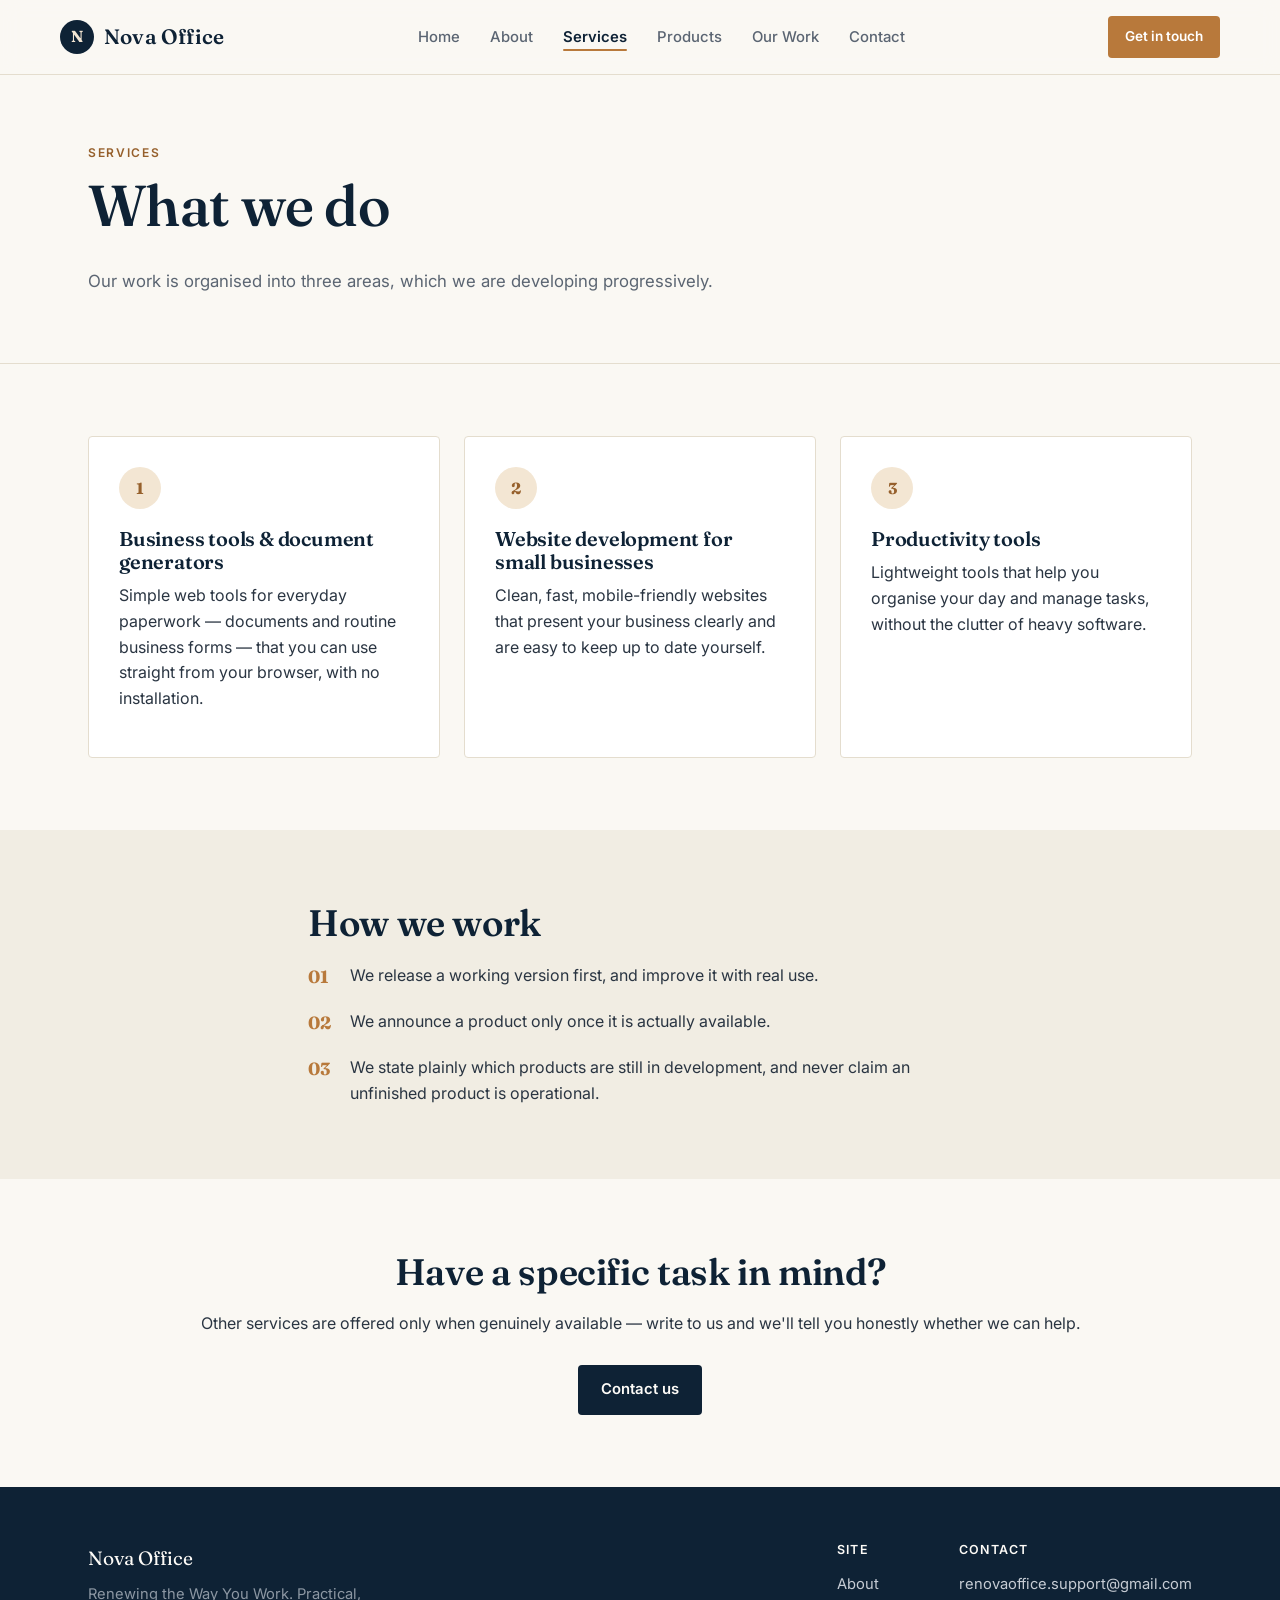
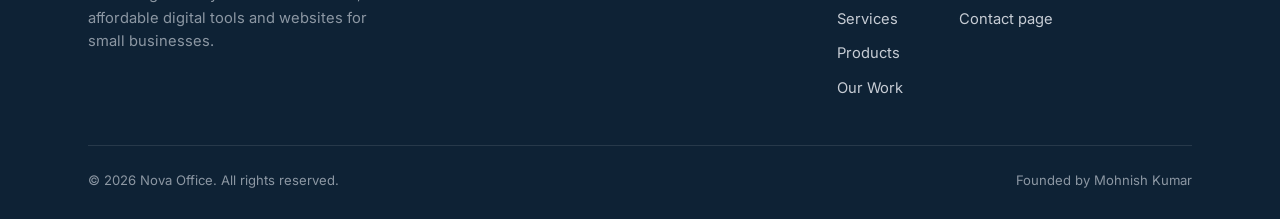
<file: services.html>
<!DOCTYPE html>
<html lang="en">
<head>
  <meta charset="UTF-8" />
  <meta name="viewport" content="width=device-width, initial-scale=1" />
  <title>Services — Nova Office</title>
  <meta name="description" content="Nova Office offers business tools and document generators, website development for small businesses, and productivity tools." />
  <link rel="canonical" href="https://rsmohnishkumar-design.github.io/Renova-office-/services.html" />
  <meta name="theme-color" content="#0e2235" />

  <meta property="og:type" content="website" />
  <meta property="og:site_name" content="Nova Office" />
  <meta property="og:title" content="Services — Nova Office" />
  <meta property="og:description" content="Nova Office offers business tools and document generators, website development for small businesses, and productivity tools." />
  <meta property="og:url" content="https://rsmohnishkumar-design.github.io/Renova-office-/services.html" />
  <meta name="twitter:card" content="summary" />
  <meta name="twitter:title" content="Services — Nova Office" />
  <meta name="twitter:description" content="Nova Office offers business tools and document generators, website development for small businesses, and productivity tools." />

  <link rel="preconnect" href="https://fonts.googleapis.com" />
  <link rel="preconnect" href="https://fonts.gstatic.com" crossorigin />
  <link href="https://fonts.googleapis.com/css2?family=Fraunces:wght@500;600;700&family=Inter:wght@400;500;600;700&display=swap" rel="stylesheet" />
  <link rel="stylesheet" href="css/styles.css" />
  <link rel="icon" href="data:image/svg+xml,%3Csvg xmlns='http://www.w3.org/2000/svg' viewBox='0 0 100 100'%3E%3Crect width='100' height='100' rx='20' fill='%230e2235'/%3E%3Ctext x='50' y='68' font-size='58' font-family='Georgia,serif' fill='%23f3e6d3' text-anchor='middle'%3EN%3C/text%3E%3C/svg%3E" />
  <script type="application/ld+json">
  {
    "@context": "https://schema.org",
    "@type": "Organization",
    "name": "Nova Office",
    "alternateName": "Renova Office",
    "url": "https://rsmohnishkumar-design.github.io/Renova-office-/",
    "description": "Nova Office designs and builds practical, affordable websites and software tools that help small businesses reduce administrative work.",
    "founder": {
      "@type": "Person",
      "name": "Mohnish Kumar"
    },
    "email": "renovaoffice.support@gmail.com"
  }
  </script>
</head>
<body>
  <a class="skip-link" href="#main">Skip to content</a>
  <header class="site-header">
    <div class="container nav">
      <a class="brand" href="index.html" aria-label="Nova Office home">
        <span class="mark">N</span>
        Nova Office
      </a>
      <nav aria-label="Primary">
        <ul class="nav-links">
          <li><a href="index.html">Home</a></li>
          <li><a href="about.html">About</a></li>
          <li><a href="services.html" aria-current="page">Services</a></li>
          <li><a href="products.html">Products</a></li>
          <li><a href="our-work.html">Our Work</a></li>
          <li><a href="contact.html">Contact</a></li>
        </ul>
      </nav>
      <div class="nav-cta">
        <a class="btn btn-accent btn-sm" href="contact.html">Get in touch</a>
      </div>
      <button class="nav-toggle" aria-label="Open menu" aria-expanded="false">
        <span></span>
      </button>
    </div>
  </header>
  <main id="main">
    <section class="page-hero">
      <div class="container reveal">
        <span class="eyebrow">Services</span>
        <h1>What we do</h1>
        <p class="lede">Our work is organised into three areas, which we are developing progressively.</p>
      </div>
    </section>

    <section>
      <div class="container">
        <div class="grid grid-3">
          <div class="card reveal">
            <div class="icon">1</div>
            <h3>Business tools &amp; document generators</h3>
            <p>Simple web tools for everyday paperwork &mdash; documents and routine business forms &mdash; that you can use straight from your browser, with no installation.</p>
          </div>
          <div class="card reveal">
            <div class="icon">2</div>
            <h3>Website development for small businesses</h3>
            <p>Clean, fast, mobile-friendly websites that present your business clearly and are easy to keep up to date yourself.</p>
          </div>
          <div class="card reveal">
            <div class="icon">3</div>
            <h3>Productivity tools</h3>
            <p>Lightweight tools that help you organise your day and manage tasks, without the clutter of heavy software.</p>
          </div>
        </div>
      </div>
    </section>

    <section class="alt-bg">
      <div class="container reveal" style="max-width:720px;">
        <h2>How we work</h2>
        <ul class="value-list">
          <li><span class="num">01</span><span>We release a working version first, and improve it with real use.</span></li>
          <li><span class="num">02</span><span>We announce a product only once it is actually available.</span></li>
          <li><span class="num">03</span><span>We state plainly which products are still in development, and never claim an unfinished product is operational.</span></li>
        </ul>
      </div>
    </section>

    <section>
      <div class="container reveal" style="text-align:center;">
        <h2>Have a specific task in mind?</h2>
        <p class="lede" style="margin:0 auto 28px;">Other services are offered only when genuinely available &mdash; write to us and we'll tell you honestly whether we can help.</p>
        <a class="btn btn-primary" href="contact.html">Contact us</a>
      </div>
    </section>

  </main>
  <footer class="site-footer">
    <div class="container">
      <div class="footer-top">
        <div>
          <div class="footer-brand">Nova Office</div>
          <p class="footer-tag">Renewing the Way You Work. Practical, affordable digital tools and websites for small businesses.</p>
        </div>
        <div class="footer-cols">
          <div class="footer-col">
            <h4>Site</h4>
            <ul>
              <li><a href="about.html">About</a></li>
              <li><a href="services.html">Services</a></li>
              <li><a href="products.html">Products</a></li>
              <li><a href="our-work.html">Our Work</a></li>
            </ul>
          </div>
          <div class="footer-col">
            <h4>Contact</h4>
            <ul>
              <li><a href="mailto:renovaoffice.support@gmail.com">renovaoffice.support@gmail.com</a></li>
              <li><a href="contact.html">Contact page</a></li>
            </ul>
          </div>
        </div>
      </div>
      <div class="footer-bottom">
        <span>&copy; <span id="year">2026</span> Nova Office. All rights reserved.</span>
        <span>Founded by Mohnish Kumar</span>
      </div>
    </div>
  </footer>
  <script src="js/main.js"></script>
</body>
</html>
</file>
<file: css/styles.css>
/* =========================================================
   NOVA OFFICE — Site Stylesheet
   A premium, editorial-corporate identity:
   deep ink navy + warm bronze accent, serif display type
   paired with a clean grotesque for body copy.
   ========================================================= */

:root {
  --ink: #0e2235;
  --ink-soft: #1c3550;
  --paper: #faf8f3;
  --paper-dim: #f1ede3;
  --line: #e4ddce;
  --text: #2a3542;
  --text-dim: #5b6572;
  --bronze: #b8793b;
  --bronze-dark: #96602c;
  --bronze-tint: #f3e6d3;
  --ok: #4c7a5e;

  --serif: "Fraunces", Georgia, "Times New Roman", serif;
  --sans: "Inter", -apple-system, BlinkMacSystemFont, "Segoe UI", sans-serif;

  --maxw: 1160px;
  --radius: 4px;
  --shadow-sm: 0 1px 2px rgba(14, 34, 53, 0.06), 0 1px 1px rgba(14, 34, 53, 0.04);
  --shadow-md: 0 8px 24px rgba(14, 34, 53, 0.10);
  --ease: cubic-bezier(0.22, 1, 0.36, 1);
}

* { box-sizing: border-box; }
html { scroll-behavior: smooth; }

body {
  margin: 0;
  font-family: var(--sans);
  background: var(--paper);
  color: var(--text);
  line-height: 1.6;
  -webkit-font-smoothing: antialiased;
}

img { max-width: 100%; display: block; }

h1, h2, h3, h4 {
  font-family: var(--serif);
  color: var(--ink);
  line-height: 1.15;
  margin: 0 0 0.5em;
  font-weight: 600;
  letter-spacing: -0.01em;
}

h1 { font-size: clamp(2.3rem, 4.5vw, 3.6rem); font-weight: 560; }
h2 { font-size: clamp(1.7rem, 3vw, 2.3rem); }
h3 { font-size: 1.25rem; }

p { margin: 0 0 1em; color: var(--text); }
a { color: inherit; }

.eyebrow {
  display: inline-block;
  font-size: 0.75rem;
  letter-spacing: 0.14em;
  text-transform: uppercase;
  color: var(--bronze-dark);
  font-weight: 600;
  margin-bottom: 0.9em;
}

a:focus-visible,
button:focus-visible,
input:focus-visible,
textarea:focus-visible {
  outline: 2px solid var(--bronze);
  outline-offset: 3px;
}

.container {
  max-width: var(--maxw);
  margin: 0 auto;
  padding: 0 28px;
}

/* ---------- Skip link ---------- */
.skip-link {
  position: absolute;
  left: -999px;
  top: auto;
  background: var(--ink);
  color: #fff;
  padding: 10px 16px;
  z-index: 1000;
  border-radius: var(--radius);
}
.skip-link:focus {
  left: 20px;
  top: 20px;
}

/* ---------- Header / Nav ---------- */
.site-header {
  position: sticky;
  top: 0;
  z-index: 100;
  background: rgba(250, 248, 243, 0.92);
  backdrop-filter: blur(10px);
  border-bottom: 1px solid var(--line);
}

.nav {
  display: flex;
  align-items: center;
  justify-content: space-between;
  padding: 16px 0;
}

.brand {
  display: flex;
  align-items: center;
  gap: 10px;
  text-decoration: none;
  font-family: var(--serif);
  font-size: 1.3rem;
  font-weight: 600;
  color: var(--ink);
  letter-spacing: 0.01em;
}

.brand .mark {
  width: 34px;
  height: 34px;
  border-radius: 50%;
  background: var(--ink);
  color: var(--bronze-tint);
  display: grid;
  place-items: center;
  font-size: 1rem;
  font-weight: 700;
  font-family: var(--serif);
}

.nav-links {
  display: flex;
  gap: 2px;
  list-style: none;
  margin: 0;
  padding: 0;
}

.nav-links a {
  text-decoration: none;
  color: var(--text-dim);
  font-size: 0.93rem;
  font-weight: 500;
  padding: 10px 14px;
  border-radius: var(--radius);
  transition: color 0.2s var(--ease), background 0.2s var(--ease);
}

.nav-links a:hover { color: var(--ink); background: var(--paper-dim); }
.nav-links a[aria-current="page"] {
  color: var(--ink);
  font-weight: 600;
  position: relative;
}
.nav-links a[aria-current="page"]::after {
  content: "";
  position: absolute;
  left: 14px;
  right: 14px;
  bottom: 5px;
  height: 2px;
  background: var(--bronze);
  border-radius: 2px;
}

.nav-cta {
  margin-left: 10px;
}

.nav-toggle {
  display: none;
  background: none;
  border: 1px solid var(--line);
  border-radius: var(--radius);
  width: 42px;
  height: 38px;
  cursor: pointer;
  align-items: center;
  justify-content: center;
}
.nav-toggle span,
.nav-toggle span::before,
.nav-toggle span::after {
  content: "";
  display: block;
  width: 18px;
  height: 2px;
  background: var(--ink);
  position: relative;
  transition: transform 0.2s var(--ease), opacity 0.2s var(--ease);
}
.nav-toggle span::before { position: absolute; top: -6px; }
.nav-toggle span::after { position: absolute; top: 6px; }

/* ---------- Buttons ---------- */
.btn {
  display: inline-flex;
  align-items: center;
  gap: 8px;
  text-decoration: none;
  font-weight: 600;
  font-size: 0.93rem;
  padding: 12px 22px;
  border-radius: var(--radius);
  border: 1px solid transparent;
  cursor: pointer;
  transition: transform 0.18s var(--ease), box-shadow 0.18s var(--ease), background 0.18s var(--ease), color 0.18s var(--ease);
  font-family: var(--sans);
}
.btn-primary {
  background: var(--ink);
  color: #fdfbf7;
}
.btn-primary:hover { background: var(--ink-soft); box-shadow: var(--shadow-md); transform: translateY(-1px); }

.btn-accent {
  background: var(--bronze);
  color: #fff;
}
.btn-accent:hover { background: var(--bronze-dark); box-shadow: var(--shadow-md); transform: translateY(-1px); }

.btn-outline {
  background: transparent;
  color: var(--ink);
  border-color: var(--line);
}
.btn-outline:hover { border-color: var(--ink); background: var(--paper-dim); }

.btn-sm { padding: 9px 16px; font-size: 0.85rem; }

/* ---------- Hero ---------- */
.hero {
  padding: 96px 0 76px;
  position: relative;
  overflow: hidden;
}
.hero::before {
  content: "";
  position: absolute;
  inset: 0;
  background:
    radial-gradient(640px 320px at 85% -10%, rgba(184, 121, 59, 0.14), transparent 60%),
    radial-gradient(480px 300px at -5% 110%, rgba(14, 34, 53, 0.07), transparent 60%);
  pointer-events: none;
}
.hero-inner {
  position: relative;
  max-width: 760px;
}
.hero p.lede {
  font-size: 1.15rem;
  color: var(--text-dim);
  max-width: 600px;
}
.hero-actions {
  display: flex;
  gap: 14px;
  margin-top: 30px;
  flex-wrap: wrap;
}

.page-hero {
  padding: 64px 0 52px;
  border-bottom: 1px solid var(--line);
}
.page-hero p.lede {
  font-size: 1.05rem;
  color: var(--text-dim);
  max-width: 640px;
}

/* ---------- Sections ---------- */
section { padding: 72px 0; }
.section-tight { padding: 48px 0; }
.alt-bg { background: var(--paper-dim); }
.ink-bg {
  background: var(--ink);
  color: #e9e4d8;
}
.ink-bg h2, .ink-bg h3 { color: #fdfbf7; }
.ink-bg p { color: #c6ccd4; }

.section-head {
  max-width: 640px;
  margin-bottom: 44px;
}
.section-head p { color: var(--text-dim); }

/* ---------- Grids / Cards ---------- */
.grid {
  display: grid;
  gap: 24px;
}
.grid-2 { grid-template-columns: repeat(2, 1fr); }
.grid-3 { grid-template-columns: repeat(3, 1fr); }
.grid-4 { grid-template-columns: repeat(4, 1fr); }

.card {
  background: #fff;
  border: 1px solid var(--line);
  border-radius: var(--radius);
  padding: 30px;
  transition: transform 0.22s var(--ease), box-shadow 0.22s var(--ease), border-color 0.22s var(--ease);
}
.card:hover {
  transform: translateY(-3px);
  box-shadow: var(--shadow-md);
  border-color: #d8cdb6;
}
.card .icon {
  width: 42px;
  height: 42px;
  border-radius: 50%;
  background: var(--bronze-tint);
  color: var(--bronze-dark);
  display: grid;
  place-items: center;
  margin-bottom: 18px;
  font-family: var(--serif);
  font-weight: 700;
}

.badge {
  display: inline-block;
  font-size: 0.72rem;
  font-weight: 700;
  letter-spacing: 0.06em;
  text-transform: uppercase;
  padding: 5px 10px;
  border-radius: 999px;
  margin-bottom: 14px;
}
.badge-live {
  background: #e4efe8;
  color: var(--ok);
}
.badge-soon {
  background: var(--bronze-tint);
  color: var(--bronze-dark);
}

.value-list {
  list-style: none;
  margin: 0;
  padding: 0;
  display: grid;
  gap: 18px;
}
.value-list li {
  display: flex;
  gap: 14px;
  align-items: flex-start;
}
.value-list .num {
  font-family: var(--serif);
  color: var(--bronze);
  font-weight: 700;
  font-size: 1.1rem;
  min-width: 28px;
}

/* ---------- Footer ---------- */
.site-footer {
  background: var(--ink);
  color: #c6ccd4;
  padding: 56px 0 28px;
}
.footer-top {
  display: flex;
  justify-content: space-between;
  gap: 40px;
  flex-wrap: wrap;
  padding-bottom: 36px;
  border-bottom: 1px solid rgba(255,255,255,0.1);
}
.footer-brand {
  font-family: var(--serif);
  color: #fdfbf7;
  font-size: 1.2rem;
}
.footer-tag { color: #8c97a3; max-width: 280px; margin-top: 10px; font-size: 0.92rem; }
.footer-cols {
  display: flex;
  gap: 56px;
  flex-wrap: wrap;
}
.footer-col h4 {
  color: #fdfbf7;
  font-family: var(--sans);
  font-size: 0.78rem;
  letter-spacing: 0.1em;
  text-transform: uppercase;
  margin-bottom: 14px;
}
.footer-col ul { list-style: none; margin: 0; padding: 0; }
.footer-col li { margin-bottom: 9px; }
.footer-col a { text-decoration: none; color: #c6ccd4; font-size: 0.92rem; transition: color 0.2s; }
.footer-col a:hover { color: #fdfbf7; }
.footer-bottom {
  display: flex;
  justify-content: space-between;
  gap: 12px;
  flex-wrap: wrap;
  padding-top: 24px;
  font-size: 0.82rem;
  color: #8c97a3;
}

/* ---------- Contact ---------- */
.contact-grid {
  display: grid;
  grid-template-columns: 1.1fr 0.9fr;
  gap: 40px;
  align-items: start;
}
.contact-card {
  background: #fff;
  border: 1px solid var(--line);
  border-radius: var(--radius);
  padding: 34px;
}
.field { margin-bottom: 18px; }
.field label {
  display: block;
  font-size: 0.85rem;
  font-weight: 600;
  margin-bottom: 7px;
  color: var(--ink);
}
.field input,
.field textarea {
  width: 100%;
  padding: 12px 14px;
  border: 1px solid var(--line);
  border-radius: var(--radius);
  font-family: var(--sans);
  font-size: 0.95rem;
  background: var(--paper);
  color: var(--text);
}
.field textarea { resize: vertical; min-height: 120px; }
.contact-note {
  font-size: 0.82rem;
  color: var(--text-dim);
  margin-top: 14px;
}

.info-row {
  display: flex;
  gap: 14px;
  padding: 16px 0;
  border-bottom: 1px solid var(--line);
}
.info-row:last-child { border-bottom: none; }
.info-row .label { font-size: 0.78rem; letter-spacing: 0.08em; text-transform: uppercase; color: var(--text-dim); min-width: 90px; }
.info-row a { color: var(--ink); text-decoration: none; font-weight: 600; }
.info-row a:hover { color: var(--bronze-dark); }

/* ---------- Reveal-on-scroll ---------- */
.reveal {
  opacity: 0;
  transform: translateY(16px);
  transition: opacity 0.6s var(--ease), transform 0.6s var(--ease);
}
.reveal.is-visible {
  opacity: 1;
  transform: translateY(0);
}
@media (prefers-reduced-motion: reduce) {
  .reveal { opacity: 1; transform: none; transition: none; }
  html { scroll-behavior: auto; }
}

/* ---------- Misc ---------- */
.divider {
  height: 1px;
  background: var(--line);
  border: none;
  margin: 0;
}
.founder-row {
  display: flex;
  gap: 24px;
  align-items: center;
  margin-top: 10px;
}
.founder-initial {
  width: 64px;
  height: 64px;
  border-radius: 50%;
  background: var(--ink);
  color: var(--bronze-tint);
  display: grid;
  place-items: center;
  font-family: var(--serif);
  font-size: 1.5rem;
  flex-shrink: 0;
}

/* ---------- Responsive ---------- */
@media (max-width: 880px) {
  .grid-3, .grid-4 { grid-template-columns: repeat(2, 1fr); }
  .contact-grid { grid-template-columns: 1fr; }
}

@media (max-width: 700px) {
  .nav-links,
  .nav-cta { display: none; }
  .nav-toggle { display: flex; }

  .site-header.open .nav-links {
    display: flex;
    flex-direction: column;
    position: absolute;
    top: 100%;
    left: 0;
    right: 0;
    background: var(--paper);
    border-bottom: 1px solid var(--line);
    padding: 10px 20px 18px;
    gap: 4px;
  }
  .site-header.open .nav-cta {
    display: block;
    padding: 0 20px 18px;
  }
  .site-header.open .nav-cta .btn { width: 100%; justify-content: center; }

  .grid-2, .grid-3, .grid-4 { grid-template-columns: 1fr; }
  .footer-top { flex-direction: column; gap: 28px; }
  .hero { padding: 64px 0 48px; }
  section { padding: 52px 0; }
}
</file>
